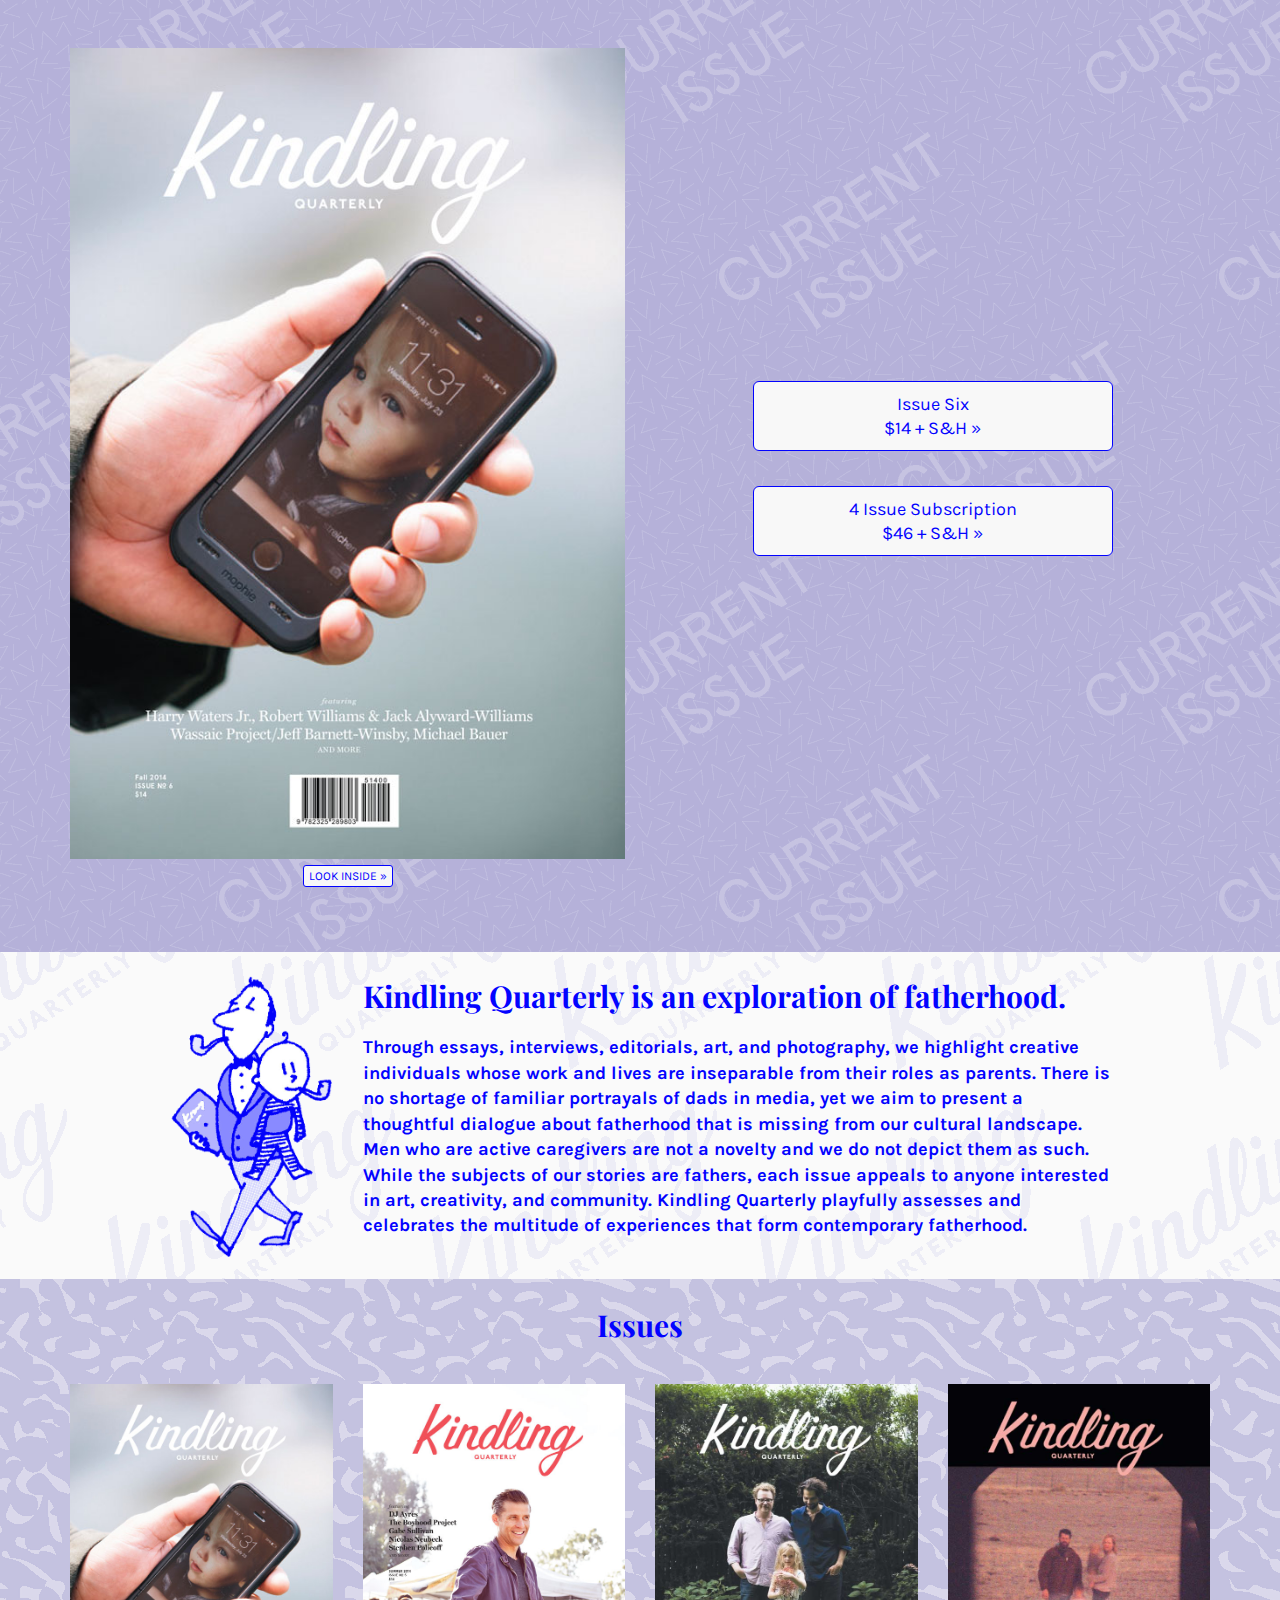
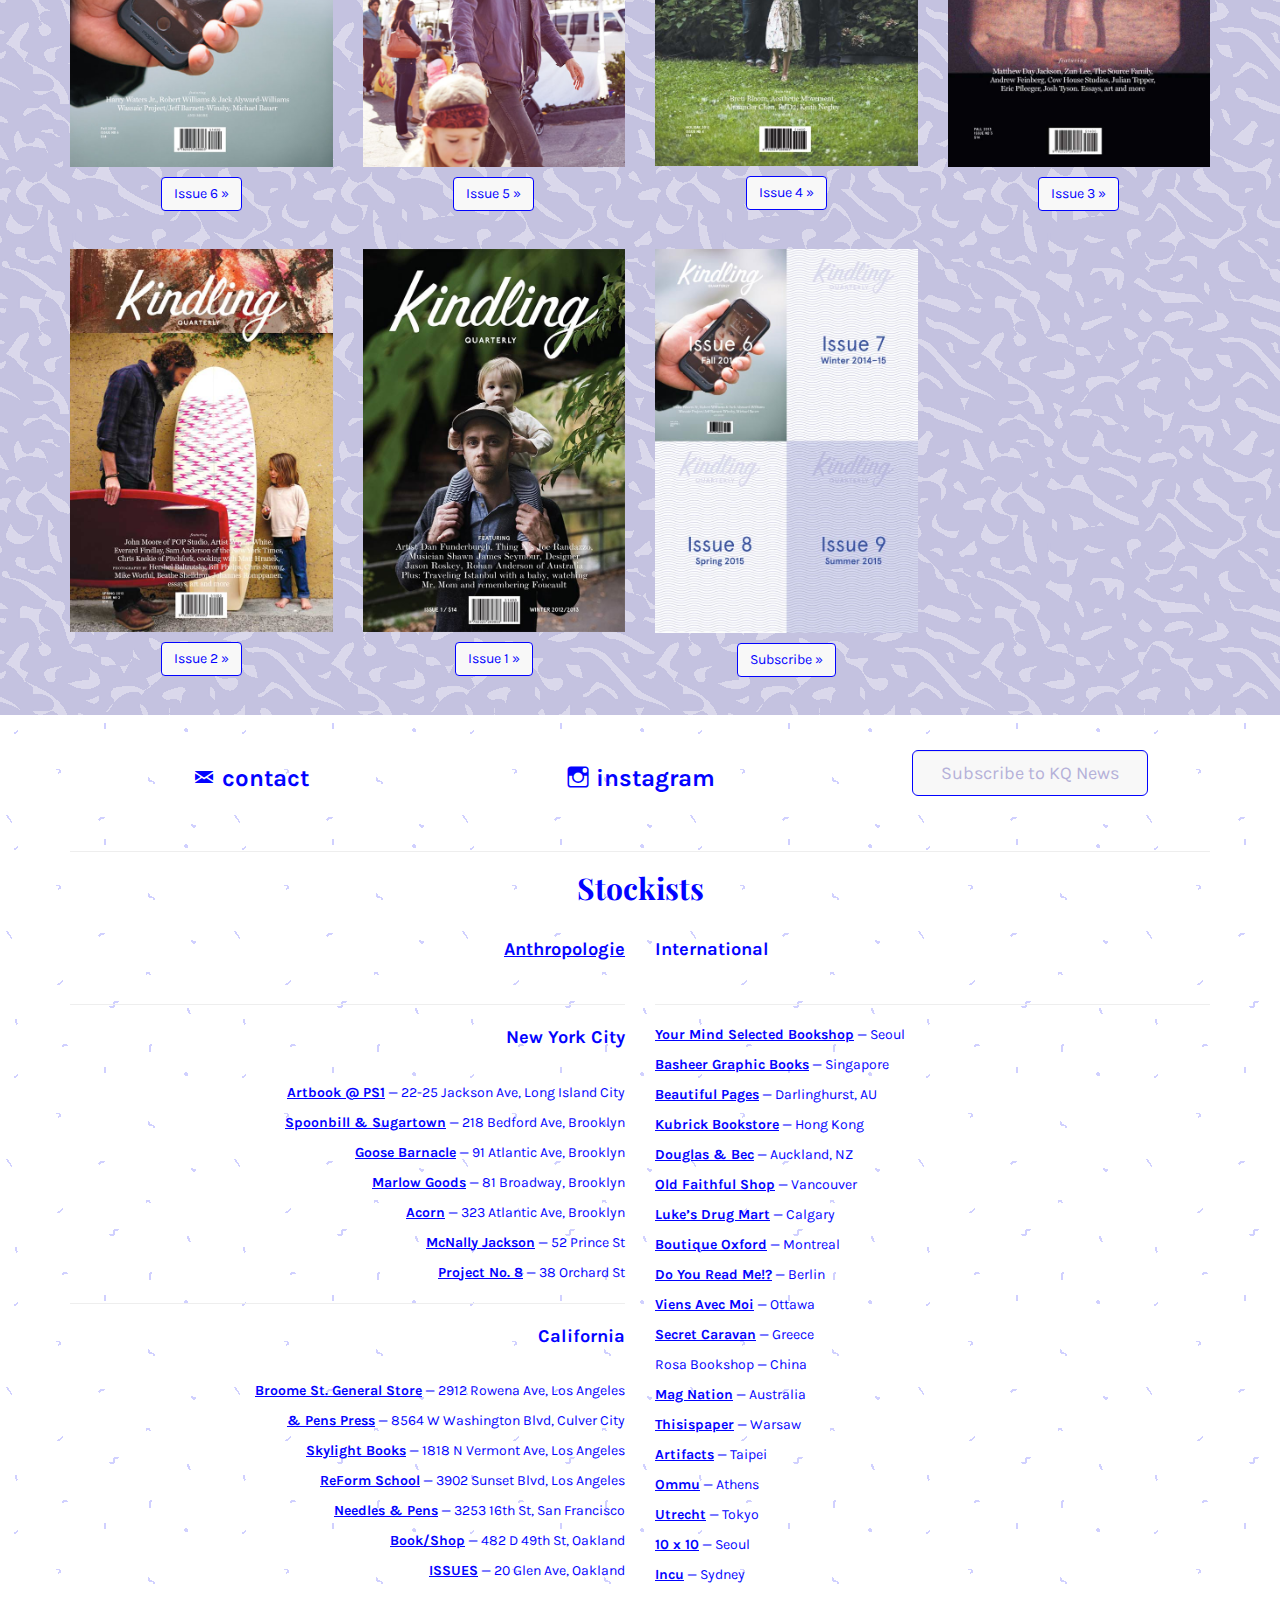
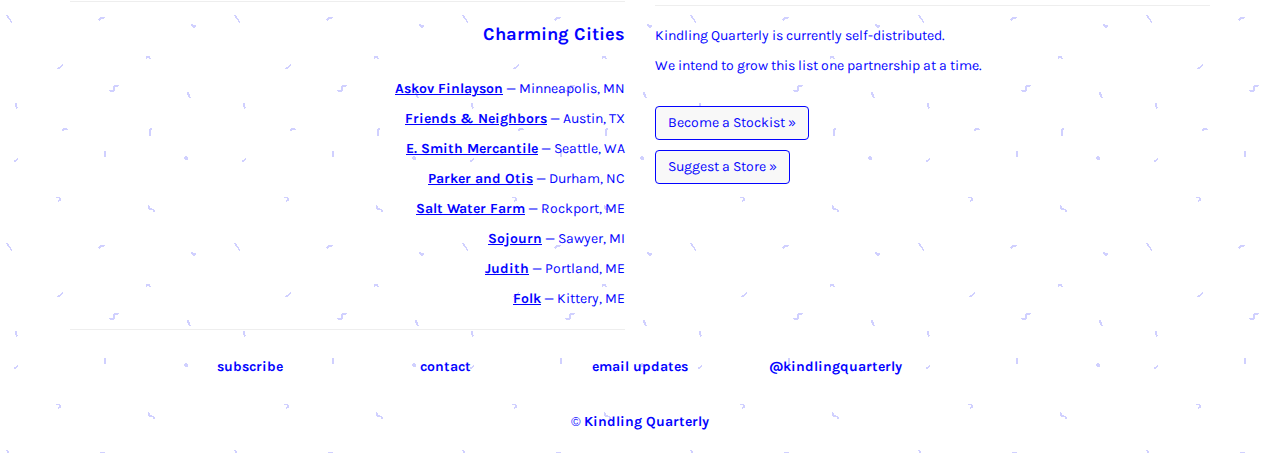
<file: index.html>
<!DOCTYPE html>
<html lang="en">
  <head>
    <meta charset="utf-8">
    <meta http-equiv="X-UA-Compatible" content="IE=edge">
    <meta name="viewport" content="width=device-width, initial-scale=1">
    <meta name="description" content="A quarterly print journal exploring contemporary fatherhood. Through essays, interviews, editorials, art, and photography KQ aims to highlight creative individuals whose work and lives are inseparable from their role as a parent.">
    <meta name="author" content="Kindling Quarterly">

    <meta property="og:title" content="Kindling Quarterly" />
    <meta property="og:url" content="http://kindlingquarterly.com" />
    <meta property="og:image" content="http://kindlingquarterly.com/img/current-issue.jpg">

    <link rel="shortcut icon" href="../img/favicon.ico">
    <link rel="apple-touch-icon-precomposed" href="../img/kq-icon.png">

    <title>Kindling Quarterly</title>

    <link rel="stylesheet" href="https://maxcdn.bootstrapcdn.com/bootstrap/3.3.1/css/bootstrap.min.css">
    <link href="css/kq.css" rel="stylesheet">

    <link href='http://fonts.googleapis.com/css?family=Karla' rel='stylesheet' type='text/css'>
    <link href='http://fonts.googleapis.com/css?family=Playfair+Display:400,700|Karla:400,700' rel='stylesheet' type='text/css'>
 
    <!-- HTML5 Shim and Respond.js IE8 support of HTML5 elements and media queries -->
    <!-- WARNING: Respond.js doesn't work if you view the page via file:// -->
    <!--[if lt IE 9]>
      <script src="https://oss.maxcdn.com/html5shiv/3.7.2/html5shiv.min.js"></script>
      <script src="https://oss.maxcdn.com/respond/1.4.2/respond.min.js"></script>
    <![endif]-->
  </head>

<body>
  <!-- Header -->
  <div class="jumbotron current-issue">
    <div class="container">
      <div class="row vertical-align">
        <div class="col-md-6">
          <a href="6"><img src="img/current-issue.jpg" class="center-block img-responsive" alt="Kindling Quarterly Issue 6"></a>
          <p class="text-center"><a href="6" class="btn btn-primary btn-xs hidden-xs">LOOK INSIDE&nbsp;&raquo;</a></p>
        </div>
        <div class="col-md-4 col-md-offset-1 text-center">
          <p><a href="6" class="btn btn-primary btn-lg btn-block">Issue Six<br>$14 + S&H &raquo;</a></p>
          <br>
          <p><a href="subscribe" class="btn btn-primary btn-lg btn-block">4 Issue Subscription<br>$46 + S&H &raquo;</a></p>
        </div>
      </div>
    </div>
  </div>

  <!-- About -->
  <section class="kindling-repeat">
    <div class="container">
      <div class="row vertical-align">
        <div class="col-md-2 col-md-offset-1">
          <img src="img/KQ_illo.gif" class="center-block img-responsive hidden-sm hidden-xs">
        </div>  
        <div class="col-md-8">
          <h2 class="sm-center">Kindling Quarterly is an exploration of fatherhood.</h2>
          <h4>Through essays, interviews, editorials, art, and photography, we highlight creative individuals whose work and lives are inseparable from their roles as parents. There is no shortage of familiar portrayals of dads in media, yet we aim to present a thoughtful dialogue about fatherhood that is missing from our cultural landscape. Men who are active caregivers are not a novelty and we do not depict them as such. While the subjects of our stories are fathers, each issue appeals to anyone interested in art, creativity, and community. Kindling Quarterly playfully assesses and celebrates the multitude of experiences that form contemporary fatherhood.</h4>
        </div>
      </div>
    </div>
  </section>

  <!-- Issues -->
  <section class="pattern issues">
    <div class="container">
      <div class="row">
        <div class="col-sm-12">
          <h2 class="text-center">Issues</h2>
        </div>
      </div>
      <div class="row">
        <div class="col-sm-3">
          <p><a href="6"><img src="img/KQ6_cover.jpg" class="center-block img-responsive"></a></p>
          <p class= "text-center"><a class="btn btn-primary hidden-xs" href="6" role="button">Issue 6 &raquo;</a></p>
        </div>
        <div class="col-sm-3">
          <p><a href="5"><img src="img/KQ5_cover.jpg" class="center-block img-responsive"></a></p>
          <p class= "text-center"><a class="btn btn-primary hidden-xs" href="5" role="button">Issue 5 &raquo;</a></p>
        </div>
        <div class="col-sm-3">
          <p><a href="4"><img src="img/KQ4_cover.jpg" class="center-block img-responsive"></a></p>
          <p class= "text-center"><a class="btn btn-primary hidden-xs" href="4" role="button">Issue 4 &raquo;</a></p>
       </div>
        <div class="col-sm-3">
          <p><a href="3"><img src="img/KQ3_cover.jpg" class="center-block img-responsive"></a></p>
          <p class= "text-center"><a class="btn btn-primary hidden-xs" href="3" role="button">Issue 3 &raquo;</a></p>
        </div>
         <div class="col-sm-3">
          <p><a href="2"><img src="img/KQ2_cover.jpg" class="center-block img-responsive"></a></p>
          <p class= "text-center"><a class="btn btn-primary hidden-xs" href="2" role="button">Issue 2 &raquo;</a></p>
        </div>
        <div class="col-sm-3">
          <p><a href="1"><img src="img/KQ1_cover.jpg" class="center-block img-responsive"></a></p>
          <p class= "text-center"><a class="btn btn-primary hidden-xs" href="1" role="button">Issue 1 &raquo;</a></p>
        </div>
        <div class="col-sm-3">
          <p><a href="subscribe"><img src="img/KQ_Subscription.jpg" class="center-block img-responsive"></a></p>
          <p class= "text-center"><a class="btn btn-primary hidden-xs" href="subscribe" role="button">Subscribe &raquo;</a></p>
        </div> 
      </div>         
    </div>
  </section>

  <section class="info confetti">
    <div class="container">
      <div class="row vertical-align">
        <div class="col-md-4 col-sm-6 text-center">
          <h3><span class="genericon genericon-mail"></span>&nbsp;<a href="mailto:kindlingquarterly@gmail.com">contact</a></h3>
        </div>
        <div class="col-md-4 col-sm-6 text-center">
          <h3><span class="genericon genericon-instagram"></span>&nbsp;<a href="http://instagram.com/kindlingquarterly">instagram</a></h3>
        </div>
        <div class="col-md-4 col-sm-12 text-center">
          <!-- Begin MailChimp Signup Form -->
          <div id="mc_embed_signup">
            <form action="//kindlingquarterly.us7.list-manage.com/subscribe/post?u=6059ea27dbc044f76fff11d8e&amp;id=f1e3437eaf" method="post" id="mc-embedded-subscribe-form" name="mc-embedded-subscribe-form" class="validate form-inline" target="_blank" novalidate>
              <div id="mc_embed_signup_scroll"> 
                <div class="form-group">
                  </span><input type="email" value="" name="EMAIL" class="form-control input-lg text-center" id="mce-EMAIL" placeholder= "Subscribe to KQ News">
                  <!-- <input type="submit" value="&raquo;" name="subscribe" id="mc-embedded-subscribe" class="btn-lg btn-primary"> -->
                </div>
                <div id="mce-responses" class="clear">
                  <div class="response" id="mce-error-response" style="display:none">
                  </div>
                </div>    
                <!-- real people should not fill this in and expect good things - do not remove this or risk form bot signups-->
                  <div style="position: absolute; left: -5000px;"><input type="text" name="b_6059ea27dbc044f76fff11d8e_f1e3437eaf" tabindex="-1" value=""></div>
                  <div class="response" id="mce-success-response" style="display:none"></div>
                </div>
              </div>
            </form>
          <script type='text/javascript' src='//s3.amazonaws.com/downloads.mailchimp.com/js/mc-validate.js'></script><script type='text/javascript'>(function($) {window.fnames = new Array(); window.ftypes = new Array();fnames[0]='EMAIL';ftypes[0]='email';fnames[1]='FNAME';ftypes[1]='text';fnames[2]='LNAME';ftypes[2]='text';fnames[3]='MMERGE3';ftypes[3]='text';}(jQuery));var $mcj = jQuery.noConflict(true);</script>
          <!--End mc_embed_signup-->
        </div>
      </div>
    </div>
  </section>

  <section class="confetti sm-center">
    <div class="container">
      <div class="row">
        <div class="col-md-12"><hr>
          <h2 class="text-center">Stockists</h2>
        </div>
      </div>
      <div class="row">
        <div class="col-md-6 stockist-right">
          <h4><a href="http://www.anthropologie.com/" target="_blank">Anthropologie</a></h4>
          <hr>
          <h4>New York City</h4>
          <p><a href="http://momaps1.org/about/bookstore/" target="_blank">Artbook @ PS1</a> &#8212; 22-25 Jackson Ave, Long Island City</p>
          <p><a href="http://www.spoonbillbooks.com/" target="_blank">Spoonbill & Sugartown</a> &#8212; 218 Bedford Ave, Brooklyn</p>
          <p><a href="http://goosebarnacle.com/" target="_blank">Goose Barnacle</a> &#8212; 91 Atlantic Ave, Brooklyn</p>
          <p><a href="http://www.marlowgoods.com/" target="_blank">Marlow Goods</a> &#8212; 81 Broadway, Brooklyn</p>
          <p><a href="http://acorntoyshop.com/" target="_blank">Acorn</a> &#8212; 323 Atlantic Ave, Brooklyn</p>
          <p><a href="http://mcnallyjackson.com/" target="_blank">McNally Jackson</a> &#8212; 52 Prince St</p> 
          <p><a href="http://projectno8.com/" target="_blank">Project No. 8</a> &#8212; 38 Orchard St</p> 
          
          <hr>
          <h4>California</h4>
          <p><a href="http://www.broomestgeneral.com/" target="_blank">Broome St. General Store</a> &#8212; 2912 Rowena Ave, Los Angeles</p>
          <p><a href="http://www.andpens.com/" target="_blank">& Pens Press</a> &#8212; 8564 W Washington Blvd, Culver City</p>
          <p><a href="http://www.skylightbooks.com/" target="_blank">Skylight Books</a> &#8212; 1818 N Vermont Ave, Los Angeles</p>
          <p><a href="http://www.reformschoolrules.com/" target="_blank">ReForm School</a> &#8212; 3902 Sunset Blvd, Los Angeles</p>
          <p><a href="http://www.needles-pens.com/" target="_blank">Needles & Pens</a> &#8212; 3253 16th St, San Francisco</p>
          <p><a href="http://book---shop.com/" target="_blank">Book/Shop</a> &#8212; 482 D 49th St, Oakland</p>
          <p><a href="http://www.issuesshop.com/" target="_blank">ISSUES</a> &#8212; 20 Glen Ave, Oakland</p>

          <hr>
          <h4>Charming Cities</h4>
          <p><a href="http://www.askovfinlayson.com/" target="_blank">Askov Finlayson</a> &#8212; Minneapolis, MN</p>
          <p><a href="http://www.friendsaustin.com/" target="_blank">Friends & Neighbors</a> &#8212; Austin, TX</p>
          <p><a href="http://www.esmithmercantile.com/" target="_blank">E. Smith Mercantile</a> &#8212; Seattle, WA</p>
          <p><a href="http://www.parkerandotis.com/store/" target="_blank">Parker and Otis</a> &#8212; Durham, NC</p>
          <p><a href="https://saltwaterfarm.com/unionhall/" target="_blank">Salt Water Farm</a> &#8212; Rockport, ME</p>
          <p><a href="http://www.sojournastore.com/" target="_blank">Sojourn</a> &#8212; Sawyer, MI</p>
          <p><a href="http://www.shopjudith.com/" target="_blank">Judith</a> &#8212; Portland, ME</p>
          <p><a href="http://www.shop-folk.com/" target="_blank">Folk</a> &#8212; Kittery, ME</p>
          <hr>
        </div> 
        <div class="col-md-6">
          <h4>International</h4>             
          <hr>
          <p><a href="http://your-mind.com/" target="_blank">Your Mind Selected Bookshop</a> &#8212; Seoul</p>
          <p><a href="http://basheergraphic.wordpress.com/about/" target="_blank">Basheer Graphic Books</a> &#8212; Singapore</p>
          <p><a href="http://www.beautifulpages.com.au/" target="_blank">Beautiful Pages</a> &#8212; Darlinghurst, AU</p>
          <p><a href="http://kubrick.com.hk/" target="_blank">Kubrick Bookstore</a> &#8212; Hong Kong</p>
          <p><a href="http://www.douglasandbec.com/nc/story.html/" target="_blank">Douglas & Bec</a> &#8212; Auckland, NZ</p>
          <p><a href="http://www.oldfaithfulshop.com/" target="_blank">Old Faithful Shop</a> &#8212; Vancouver </p>
          <p><a href="http://lukesdrugmart.com/" target="_blank">Luke’s Drug Mart</a> &#8212; Calgary</p>
          <p><a href="http://boutiqueoxford.tumblr.com/" target="_blank">Boutique Oxford</a> &#8212; Montreal</p>
          <p><a href="http://www.doyoureadme.de/" target="_blank">Do You Read Me!?</a> &#8212; Berlin</p>
          <p><a href="http://www.viensavecmoi.ca/" target="_blank">Viens Avec Moi</a> &#8212; Ottawa</p>
          <p><a href="https://secretcaravan.com/" target="_blank">Secret Caravan</a> &#8212; Greece</p>
          <p>Rosa Bookshop &#8212; China</p>
          <p><a href="http://www.magnation.com/" target="_blank">Mag Nation</a> &#8212; Australia</p>
          <p><a href="http://thisispaper.com/" target="_blank">Thisispaper</a> &#8212; Warsaw</p>
          <p><a href="http://www.artifacts.com.tw/" target="_blank">Artifacts</a> &#8212; Taipei</p>
          <p><a href="http://www.ommu.info/" target="_blank">Ommu</a> &#8212; Athens</p>
          <p><a href="http://utrecht.jp/" target="_blank">Utrecht</a> &#8212; Tokyo</p>
          <p><a href="http://www.10x10.co.kr/" target="_blank">10 x 10</a> &#8212; Seoul</p>
          <p><a href="http://www.incu.com/" target="_blank">Incu</a> &#8212; Sydney</p>
          <hr>
        </div>
        <div class="col-md-6">
          <p>Kindling Quarterly is currently self-distributed.</p> 
          <p>We intend to grow this list one partnership at a time.</p><br>
          <p><a class="btn btn-primary" href="mailto:kindlingquarterly@gmail.com?subject=Stockist Inquiry" role="button">Become a Stockist &raquo;</a></p>
          <p><a class="btn btn-primary" href="mailto:kindlingquarterly@gmail.com?subject=Store Suggestion" role="button">Suggest a Store &raquo;</a></p>
        </div>
      </div>
    </div>
  </section>

  <footer class="footer confetti">
    <div class="container">
      <div class="row">
        <div class="col-md-2 col-md-offset-1 text-center">
          <a href="subscribe">subscribe</a>
        </div>
        <div class="col-md-2 text-center">
          <a href="mailto:info@kindlingquarterly.com">contact</a>
        </div>
        <div class="col-md-2 text-center">
          <a href="http://eepurl.com/Rq9GD">email updates</a>
        </div>    
        <div class="col-md-2 text-center">
          <a href="http://instagram.com/kindlingquarterly">@kindlingquarterly</a>
        </div>
        <div class="col-md-2 text-center">
          <div class="fb-like" data-href="https://www.facebook.com/kindlingquarterly" data-layout="button_count" data-action="like" data-show-faces="false" data-share="false"></div>
        </div>
      </div>
      <div class="row">
        <div class="col-md-12 text-center">
          &copy; <a href="http://kindlingquarterly.com">Kindling Quarterly</a>
        </div>
      </div>
    </div>
  </footer>
  <!-- /container -->
</body>
  <!-- analytics -->
  <script>
  (function(i,s,o,g,r,a,m){i['GoogleAnalyticsObject']=r;i[r]=i[r]||function(){
  (i[r].q=i[r].q||[]).push(arguments)},i[r].l=1*new Date();a=s.createElement(o),
  m=s.getElementsByTagName(o)[0];a.async=1;a.src=g;m.parentNode.insertBefore(a,m)
  })(window,document,'script','//www.google-analytics.com/analytics.js','ga');
  ga('create', 'UA-37369884-1', 'auto');
  ga('send', 'pageview');
  </script>

  <!-- fb js -->
  <div id="fb-root"></div>
  <script>(function(d, s, id) {
    var js, fjs = d.getElementsByTagName(s)[0];
    if (d.getElementById(id)) return;
    js = d.createElement(s); js.id = id;
    js.src = "//connect.facebook.net/en_US/sdk.js#xfbml=1&appId=1394007730820131&version=v2.0";
    fjs.parentNode.insertBefore(js, fjs);
  }(document, 'script', 'facebook-jssdk'));</script>

  <!-- jQuery (necessary for Bootstrap's JavaScript plugins) -->
  <script src="https://ajax.googleapis.com/ajax/libs/jquery/1.11.1/jquery.min.js"></script>
  <!-- Include all compiled plugins (below), or include individual files as needed -->
  <script src="https://maxcdn.bootstrapcdn.com/bootstrap/3.3.1/js/bootstrap.min.js"></script>
</html>
</file>
<file: css/kq.css>
body {
  font-family: 'Karla', sans-serif;
  color: #0303ff;
  background:url(../img/waves.png);
  max-width: 1600px;
  margin: 0px auto;
 }

 h2 {
  font-family: 'Playfair Display', serif;
  font-weight: 700;
  color: #0303ff;
  padding-bottom: .4em;
}

h4 {
  font-size: 1.3em;
  line-height: 1.4em;
  font-weight: 700;
  padding-bottom: 1.2em;
}

::-moz-selection { /* Code for Firefox */
    background: rgb(217,217,234);
}
::selection {
    background: rgb(217,217,234);
}

a {
  color: #0303ff;
  text-decoration: underline;
    font-weight: 700;
}
a:hover,
a:focus {
  color: #b5b1d9;
  text-decoration: underline;
}
a:focus {
  outline: thin dotted;
  outline: 5px auto -webkit-focus-ring-color;
  outline-offset: -2px;
}

a img:hover {
    opacity: .7;
    filter: alpha(opacity=70); /* For IE8 and earlier */
}

.container-lg {
  max-width: 1600px;
  margin: auto;
}

.jumbotron {
  margin-bottom: 0;
}

.issues .col-sm-3 {
  margin-bottom: 2em;
}

.issues h2 {
  margin: 1em;
}

.info a, .footer a {
  text-decoration: none;
}

.footer .row {
  padding: .5em 0 1.5em 0;
}
.footer .col-md-2 {
  padding:0 0 .5em 0;
}

.btn-primary {
  color: #0303ff;
  background-color: #F8F8F8 ;
  border-color: #0303ff;
  text-decoration: none;
}
.btn-primary:hover,
.btn-primary:focus,
.btn-primary:active,
.btn-primary.active,
.open > .dropdown-toggle.btn-primary {
  color: #F8F8F8 ;
  background-color: #0303ff;
  border-color: #0303ff;
}
.btn-primary:active,
.btn-primary.active,
.open > .dropdown-toggle.btn-primary {
  background-image: none;
}

.btn-info {
  color: #fff;
  background-color: #0303ff;
  border-color: #0303ff;
  text-decoration: none;
}
  
.btn-info:hover,
.btn-info:focus,
.btn-info:active,
.btn-info.active,
.open > .dropdown-toggle.btn-info {
  color: #F8F8F8 ;
  background-color: #b3b3ff;
  border-color: #b3b3ff;
}
.product-info .disabled {
  background-color: #b3b3ff;
  border-color: #b3b3ff;
}

.well h3 {
  font-weight: 700;
  color: #0303ff;
  padding-bottom: .8em;
  margin-top: 5px;
}

.form-control {
  background-color: #F8F8F8;
  border-color: #0303ff;
  color: #0303ff;
}

/* placeholder text color */
.form-control::-moz-placeholder {
  color: #b5b1d9;
}
.form-control:-ms-input-placeholder {
  color: #b5b1d9;
}
.form-control::-webkit-input-placeholder {
  color: #b5b1d9;
}

.col-md-3 {
	padding: 1em 1em 1.5em 1em;
}

.current-issue {
  background: url(../img/header-bkgrd.png);
}
 
.kindling-repeat {
  background:url(../img/kindling-repeat.png);
}

.pattern {
  background:url(../img/pattern.png);
}

.confetti {
  background:url(../img/confetti.png);
}

.product {
  background:url(../img/waves-light.png);
 }
 
.white-text {
  color: white;
}

 .product-info {
  background:url(../img/blue-noise.gif);
}

.info {
    padding-top: 2em;
    padding-bottom: 2em;
}

@media (max-width: 992px) {
.info .col-md-4 
  {
      padding: 1em;
  }
}

.center-block {
  display: block;
  margin-left: auto;
  margin-right: auto;
}
 
.vertical-align {
  display: -webkit-flexbox;
  display: -ms-flexbox;
  display: -webkit-flex;
  display: flex;
  -webkit-flex-align: center;
  -ms-flex-align: center;
  -webkit-align-items: center;
  align-items: center;
}

@media (min-width: 992px) { 
    .stockist-right {
      text-align: right;
    }
    .form-group {
      padding: .5em 2em;
    }
}
 
/* Small devices (tablets, 768px and under) */
@media (max-width: 768px) { 
    .vertical-align {
        display: inherit;
     }
}

@media (max-width: 992px) {
  .sm-center {
    text-align: center;
  }
  .issues img {
    max-width: 90%;
  }
}

/*
 Genericons
 */

@font-face {
    font-family: 'Genericons';
    src: url('../fonts/genericons-regular-webfont.eot');
}

@font-face {
    font-family: 'Genericons';
    src: url([data-uri]) format('woff'),
         url('../fonts/genericons-regular-webfont.ttf') format('truetype'),
         url('../fonts/genericons-regular-webfont.svg#genericonsregular') format('svg');
    font-weight: normal;
    font-style: normal;
}

.genericon {
  display: inline-block;
  /*width: 16px;
  height: 16px;*/
  -webkit-font-smoothing: antialiased;
  /*font-size: 64px;*/
  line-height: 1;
  font-family: 'Genericons';
  text-decoration: inherit;
  font-weight: normal;
  font-style: normal;
  vertical-align: top;
}

/**
 * IE7 and IE6 hacks
 */

.genericon {
  *overflow: auto;
  *zoom: 1;
  *display: inline;
}

/**
 * Individual icons
 */

/* Social icons */
.genericon-twitter:before {     content: '\f202'; }
.genericon-facebook:before {    content: '\f203'; }
.genericon-facebook-alt:before {  content: '\f204'; }
.genericon-googleplus:before {    content: '\f206'; }
.genericon-linkedin:before {    content: '\f207'; }
.genericon-linkedin-alt:before {  content: '\f208'; }
.genericon-pinterest:before {     content: '\f209'; }
.genericon-pinterest-alt:before {   content: '\f210'; }
.genericon-flickr:before {      content: '\f211'; }
.genericon-vimeo:before {       content: '\f212'; }
.genericon-youtube:before {     content: '\f213'; }
.genericon-tumblr:before {      content: '\f214'; }
.genericon-instagram:before {     content: '\f215'; }
.genericon-mail:before {     content: '\f410'; }
.genericon-edit:before {     content: '\f411';}
.genericon-show:before {     content: '\f403';}

/* CAROUSEL */

/* Carousel base class */
.carousel {
  padding: 1em 0;
}
 
.carousel-inner > .item > img {
  margin: auto;
}
 
.carousel-control.left,.carousel-control.right {
  background-image: none;
  color: #b3b3ff;
}
 
 .carousel-control {
     text-shadow: none;
}
</file>
